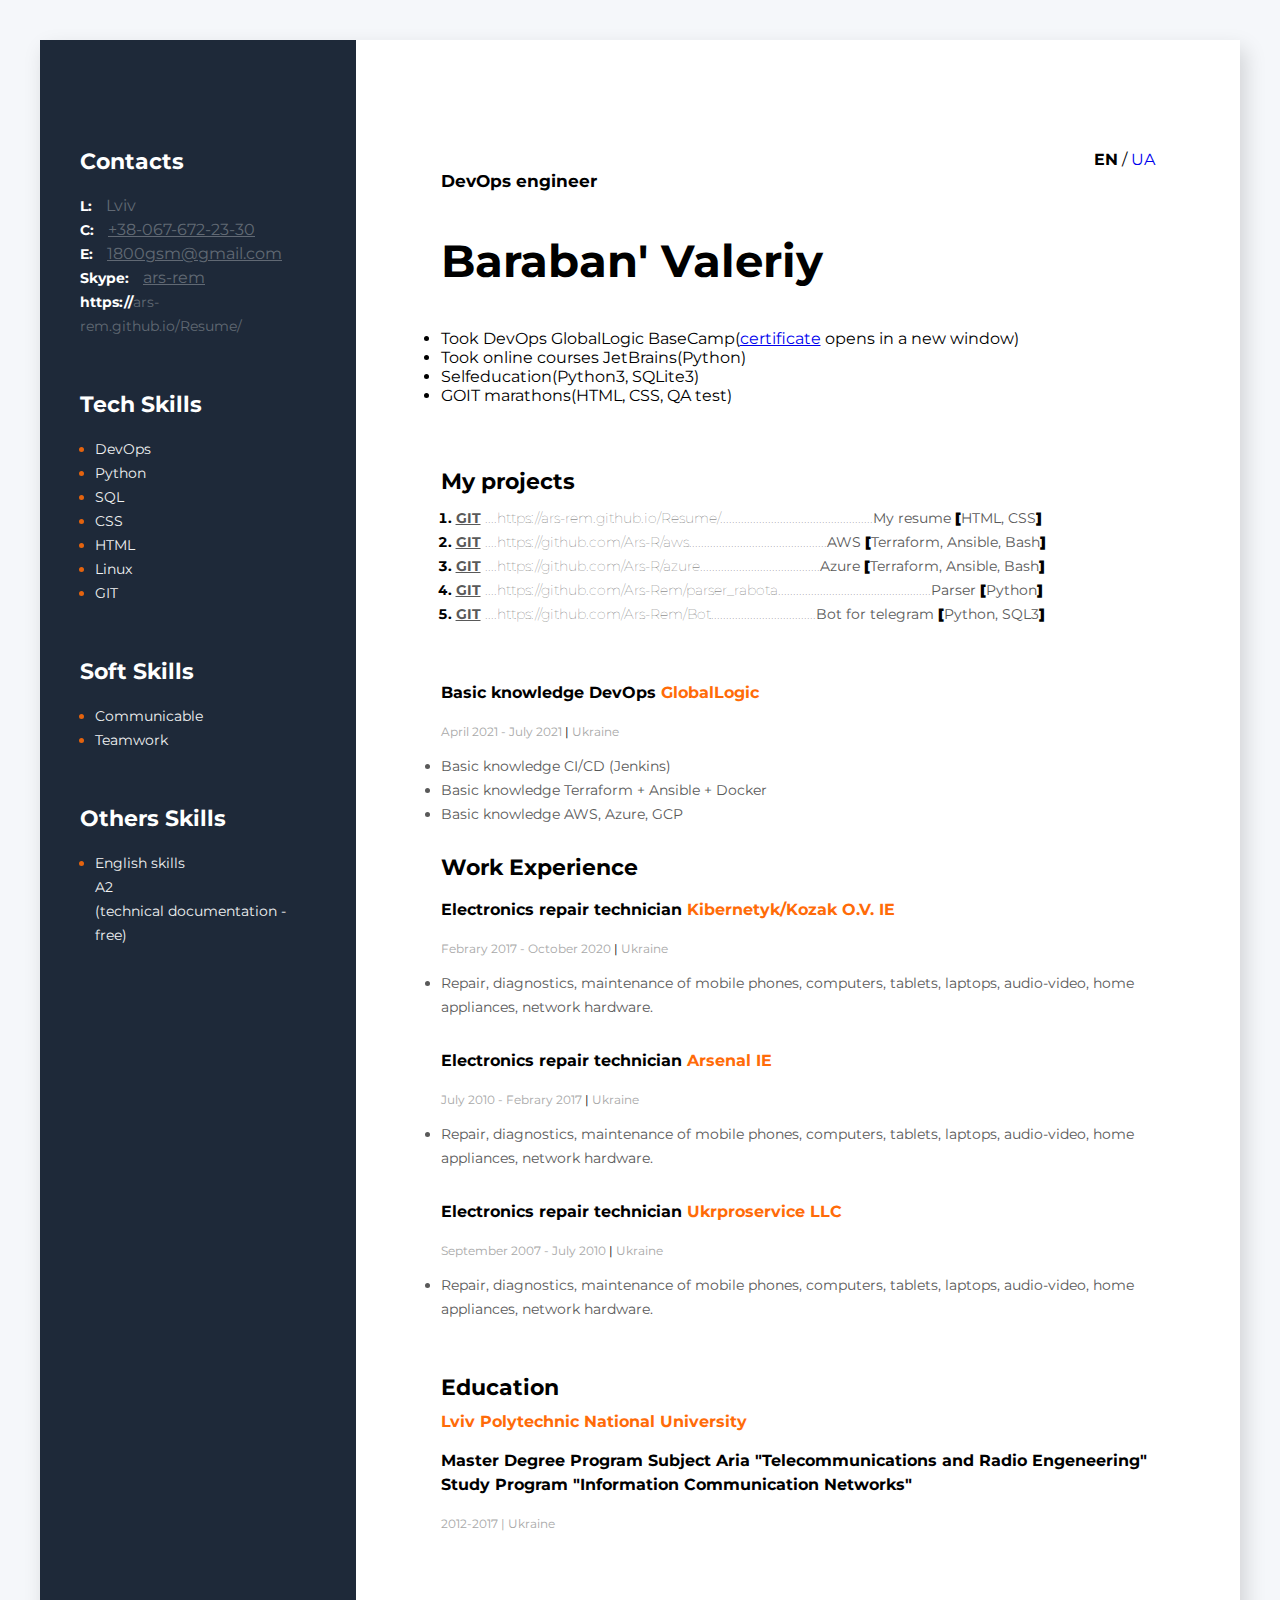
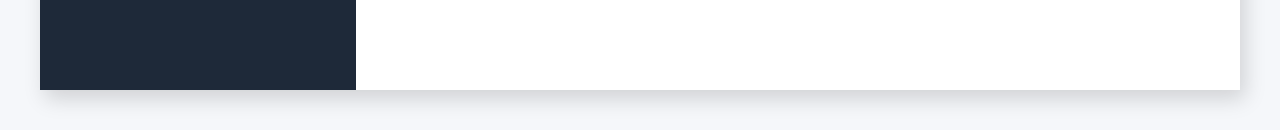
<file: index.html>
<!DOCTYPE html>
<html lang="en">
<head>
    <meta charset="UTF-8">
    <meta name="viewport" content="width=device-width, initial-scale=1.0">
    <title>Resume</title>
    <link rel="stylesheet" href="./css/style.css">
    <!--link href="https://fonts.googleapis.com/css2?family=Montserrat&display=swap" rel="stylesheet"-->
    <link href="https://fonts.googleapis.com/css?family=Montserrat:400,700&display=swap&subset=cyrillic" rel="stylesheet">
</head>
<body>
    <!--main container-->
    <div class="wrapper">
        <aside class="sidebar">
           <!--<img class="width-foto" src="./img/my_photo.jpg" alt="My photo">-->

        <div class="main-container">
           <div class="contacts-container">
               <!--contacts-->
               <h3 class="contacts">Contacts</h3>
               <div>
                <span class="contacts-link-type">L:</span> <a class="contacts-link">Lviv</a>
             </div>
               <div>
                   <span class="contacts-link-type">C:</span> <a class="contacts-link" href="tel:380676722330">+38-067-672-23-30</a>
                </div>
                
               <div>
                  <span class="contacts-link-type"> E:</span> <a class="contacts-link" href="mailto:1800gsm@gmail.com">1800gsm@gmail.com</a>
                </div>
                <div>
                    <span class="contacts-link-type"> Skype:</span> <a class="contacts-link" href="skype:[ars-rem]?call">ars-rem</a>
                  </div>
                <div>
                    <span class="contacts-link-type"> https://<a class="contacts-link">ars-rem.github.io/Resume/</a></span>
                </div>
                
                
                 
           </div>
        
           <!--Tech skills container-->
           <div class="tech-skills-container">
               <h3 class="tech-skills-title">Tech Skills</h3>
               <ul>
                    <li class="tech-skills-item">
                        <span class="tech-skills-text">DevOps</span>
                    </li>
                    <li class="tech-skills-item">
                        <span class="tech-skills-text">Python</span>
                    </li>
                    <li class="tech-skills-item">
                        <span class="tech-skills-text">SQL</span>
                    </li>
                    <li class="tech-skills-item">
                        <span class="tech-skills-text">CSS</span>
                    </li> 
                    <li class="tech-skills-item">
                        <span class="tech-skills-text">HTML</span>
                    </li>
                    
                    <li class="tech-skills-item">
                        <span class="tech-skills-text">Linux</span>
                    </li>
                    <li class="tech-skills-item">
                        <span class="tech-skills-text">GIT</span>
                    </li> 
                    
               </ul>
           </div>

           <!--Soft skills container-->
           <div class="soft-skills-container">
            <h3 class="soft-skills-title">Soft Skills</h3>
            <ul>
               
                 <li class="soft-skills-item">
                    <span class="soft-skill-text">Communicable</span>
                </li>  
                 <li class="soft-skills-item">
                    <span class="soft-skill-text">Teamwork</span>
                </li>
            </ul>
            </div>
            <!--Others skills-->
            <div class="soft-skills-container">
                <h3 class="soft-skills-title">Others Skills</h3>
                <ul>
                    <li class="soft-skills-item">
                         <span class="soft-skill-text">English skills<br>A2</br>(technical documentation - free)</span>
                    </li>

            </div>
        </div>
        </aside>
        
        

        <!--about me container-->
        <div class="about-me-container">
                <!-- lang-->
        <div class="lang">
            <p><b>EN</b> / <a class="UA" href=".\i_index.html"   id='ua'>UA</a></p>
        </div>
        
            <!--about me info-->
            <div class="info-container">
                
                <H3 class="professional">DevOps engineer</H3>
                <h1 class="name">Baraban' Valeriy</h1>
                <p class="description">
                    
                    <li>
                        Took DevOps GlobalLogic BaseCamp(<a  target="_blank" href ="img/DevOps_GL_BaseCamp12.jpg">certificate</a>
                        <span>opens in a new window</span>)
                    </li>
                    <li>
                        Took online courses JetBrains(Python)
                    </li>

                    <li>
                        Selfeducation(Python3, SQLite3)
                    </li>
                    
                    <li>
                        GOIT marathons(HTML, CSS, QA test)
                    </li>

                    
                </p>
            </div>

            <!-- projects container-->
            <div class="projects-container">
                <h3 class="about-me-title">My projects</h3>
                

                <ol>
                    <li class="project-item">
                        <a class="projects-link" href="https://ars-rem.github.io/Resume/">GIT</a>
                        <span class="dots">....https://ars-rem.github.io/Resume/...................................................<b>My resume</b></span>
                        <span><b>[</b><span class="tech-name">HTML, CSS</span><b>]</b></span>
                    </li>

                    <li class="project-item">
                        <a class="projects-link" href="https://github.com/Ars-R?tab=repositories">GIT</a>
                            <span class="dots">....https://github.com/Ars-R/aws..............................................<b>AWS</b></span>
                            <span><b>[</b><span class="tech-name">Terraform, Ansible, Bash</span><b>]</b></span>
                        </li> 

                    <li class="project-item">    
                        <a class="projects-link" href="https://github.com/Ars-R?tab=repositories">GIT</a>
                            <span class="dots">....https://github.com/Ars-R/azure........................................<b>Azure</b></span>
                            <span><b>[</b><span class="tech-name">Terraform, Ansible, Bash</span><b>]</b></span>
                        </li> 
                    

                    <li class="project-item">
                        <a class="projects-link" href="https://github.com/Ars-Rem/parser_rabota">GIT</a>
                            <span class="dots">....https://github.com/Ars-Rem/parser_rabota...................................................<b>Parser</b></span>
                            <span><b>[</b><span class="tech-name">Python</span><b>]</b></span>
                        </li> 
                
                    <li class="project-item">
                    <a class="projects-link" href="https://github.com/Ars-Rem/Bot">GIT</a>
                        <span class="dots">....https://github.com/Ars-Rem/Bot...................................<b>Bot for telegram</b></span>
                        <span><b>[</b><span class="tech-name">Python, SQL3</span><b>]</b></span>
                    </li> 
                </ol>
            </div>

            <!-- rel -->
            <div>
                <h4 class="profession-title">Basic knowledge DevOps<span class="profession-title-color"> GlobalLogic</span></h4>
                <span class="profession-time">April 2021 - July 2021 <span class="profession-time-color">|</span> Ukraine</span>
                <ul class="profession-duties">
                    <li class="profession-duties-item">
                        <!-- &#128505;-->
                      Basic knowledge CI/CD (Jenkins)
                    </li>
                    <li class="profession-duties-item">
                        Basic knowledge Terraform + Ansible + Docker
                    </li>
                    <li class="profession-duties-item">
                        Basic knowledge AWS, Azure, GCP
                    </li>
                    
                </ul>

            </div>

            <!--companuy 1-->
            <div>
                <h3 class="about-me-title">Work Experience</h3>
                <h4 class="profession-title">Electronics repair technician <span class="profession-title-color">Kibernetyk/Kozak O.V. IE</span></h4>
                <span class="profession-time">Febrary 2017 - October 2020 <span class="profession-time-color">|</span> Ukraine</span>
                <ul class="profession-duties">
                    <li class="profession-duties-item">Repair, diagnostics, maintenance of mobile phones, computers, tablets, laptops, audio-video, home appliances, network hardware.</li>
                    
                </ul>

            </div>
             
            <!--companuy 2-->
            <div>
                <h4 class="profession-title">Electronics repair technician <span class="profession-title-color">Arsenal IE</span></h4>
                <span class="profession-time">July 2010 - Febrary 2017 <span class="profession-time-color">|</span> Ukraine</span>
                <ul class="profession-duties">
                    <li class="profession-duties-item">Repair, diagnostics, maintenance of mobile phones, computers, tablets, laptops, audio-video, home appliances, network hardware.</li>
                </ul>
                
            </div>
            
            <!--companuy 3-->
            <div>
                <h4 class="profession-title">Electronics repair technician <span class="profession-title-color">Ukrproservice LLC</span></h4>
                <span class="profession-time">September 2007 - July 2010 <span class="profession-time-color">|</span> Ukraine</span>
                <ul class="profession-duties">
                    <li class="profession-duties-item">Repair, diagnostics, maintenance of mobile phones, computers, tablets, laptops, audio-video, home appliances, network hardware.</li>
                    
                </ul>

            </div>

            <!--Education-->
            <div class="education-title">
                <h3 class="about-me-title">Education</h3>
                <h4 class="profession-title-color">Lviv Polytechnic National University</h4>
                <h4 class="profession-title">Master Degree Program Subject Aria "Telecommunications and Radio Engeneering" Study Program "Information Communication Networks"</h4>
                <span class="profession-time">2012-2017 | Ukraine</span>
            </div>


            
        </div>
    </div>
</body>
</html>
</file>
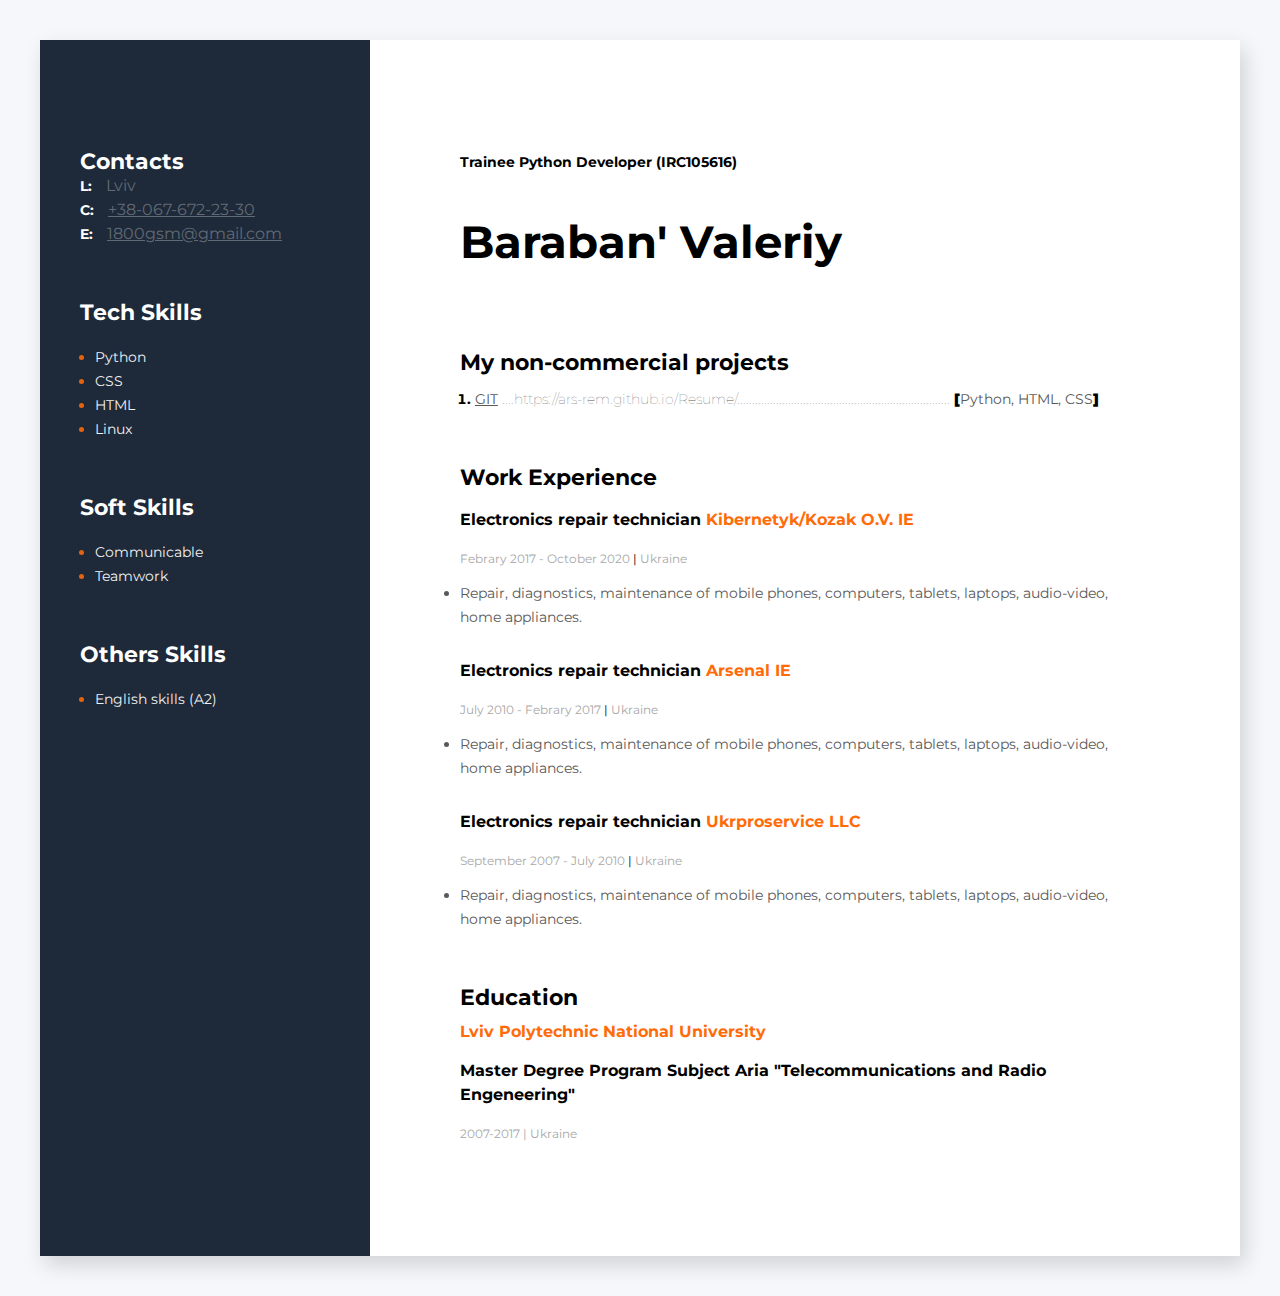
<file: Resume-master/index.html>
<!DOCTYPE html>
<html lang="en">
<head>
    <meta charset="UTF-8">
    <meta name="viewport" content="width=device-width, initial-scale=1.0">
    <title>Resume</title>
    <link rel="stylesheet" href="./css/style.css">
    <!--link href="https://fonts.googleapis.com/css2?family=Montserrat&display=swap" rel="stylesheet"-->
    <link href="https://fonts.googleapis.com/css?family=Montserrat:400,700&display=swap&subset=cyrillic" rel="stylesheet">
</head>
<body>
    <!--main container-->
    <div class="wrapper">
        <aside class="sidebar">
           <!--<img class="width-foto" src="./img/my_photo.jpg" alt="My photo"> --> 

        <div class="main-container">
           <div class="contacts-container">
               <!--contacts-->
               <h3 class="contacts">Contacts</h3>
               <div>
                <span class="contacts-link-type">L:</span> <a class="contacts-link">Lviv</a>
             </div>
               <div>
                   <span class="contacts-link-type">C:</span> <a class="contacts-link" href="tel:380676722330">+38-067-672-23-30</a>
                </div>
               <div>
                  <span class="contacts-link-type"> E:</span> <a class="contacts-link" href="mailto:1800gsm@gmail.com">1800gsm@gmail.com</a>
                </div>
                
                 
           </div>
        
           <!--Tech skills container-->
           <div class="tech-skills-container">
               <h3 class="tech-skills-title">Tech Skills</h3>
               <ul>
                    <li class="tech-skills-item">
                        <span class="tech-skills-text">Python</span>
                    </li>
                    <li class="tech-skills-item">
                        <span class="tech-skills-text">CSS</span>
                    </li> 
                    <li class="tech-skills-item">
                        <span class="tech-skills-text">HTML</span>
                    </li>
                    
                    <li class="tech-skills-item">
                        <span class="tech-skills-text">Linux</span>
                    </li>
                    
               </ul>
           </div>

           <!--Soft skills container-->
           <div class="soft-skills-container">
            <h3 class="soft-skills-title">Soft Skills</h3>
            <ul>
               
                 <li class="soft-skills-item">
                    <span class="soft-skill-text">Communicable</span>
                </li>  
                 <li class="soft-skills-item">
                    <span class="soft-skill-text">Teamwork</span>
                </li>
            </ul>
            </div>
            <!--Others skills-->
            <div class="soft-skills-container">
                <h3 class="soft-skills-title">Others Skills</h3>
                <ul>
                    <li class="soft-skills-item">
                         <span class="soft-skill-text">English skills (A2)</span>
                    </li>

            </div>
        </div>
        </aside>

        <!--about me container-->
        <div class="about-me-container">
            <!--about me info-->
            <div class="info-container">
                <h3 class="professional">Trainee Python Developer (IRC105616)</h3>
                <h1 class="name">Baraban' Valeriy</h1>
                <p class="description"> </p>
            </div>

            <!-- projects container-->
            <div class="projects-container">
                <h3 class="about-me-title">My non-commercial projects</h3>
                <ol>
                    <li class="project-item">
                        <a class="projects-link" href="https://ars-rem.github.io/Resume/">GIT</a>
                        <span class="dots">....https://ars-rem.github.io/Resume/.......................................................................</span>
                        <span><b>[</b><span class="tech-name">Python, HTML, CSS</span><b>]</b></span>
                    </li> 
                </ol>
            </div>

            <!--companuy 1-->
            <div>
                <h3 class="about-me-title">Work Experience</h3>
                <h4 class="profession-title">Electronics repair technician <span class="profession-title-color">Kibernetyk/Kozak O.V. IE</span></h4>
                <span class="profession-time">Febrary 2017 - October 2020 <span class="profession-time-color">|</span> Ukraine</span>
                <ul class="profession-duties">
                    <li class="profession-duties-item">Repair, diagnostics, maintenance of mobile phones, computers, tablets, laptops, audio-video, home appliances.</li>
                    
                </ul>

            </div>
             
            <!--companuy 2-->
            <div>
                <h4 class="profession-title">Electronics repair technician <span class="profession-title-color">Arsenal IE</span></h4>
                <span class="profession-time">July 2010 - Febrary 2017 <span class="profession-time-color">|</span> Ukraine</span>
                <ul class="profession-duties">
                    <li class="profession-duties-item">Repair, diagnostics, maintenance of mobile phones, computers, tablets, laptops, audio-video, home appliances.</li>
                    
                </ul>
                
            </div>
            
            <!--companuy 3-->
            <div>
                <h4 class="profession-title">Electronics repair technician <span class="profession-title-color">Ukrproservice LLC</span></h4>
                <span class="profession-time">September 2007 - July 2010 <span class="profession-time-color">|</span> Ukraine</span>
                <ul class="profession-duties">
                    <li class="profession-duties-item">Repair, diagnostics, maintenance of mobile phones, computers, tablets, laptops, audio-video, home appliances.</li>
                    
                </ul>

            </div>

            <!--Education-->
            <div class="education-title">
                <h3 class="about-me-title">Education</h3>
                <h4 class="profession-title-color">Lviv Polytechnic National University</h4>
                <h4 class="profession-title">Master Degree Program Subject Aria "Telecommunications and Radio Engeneering"</h4>
                <span class="profession-time">2007-2017 | Ukraine</span>
            </div>

        </div>
    </div>
</body>
</html>
</file>
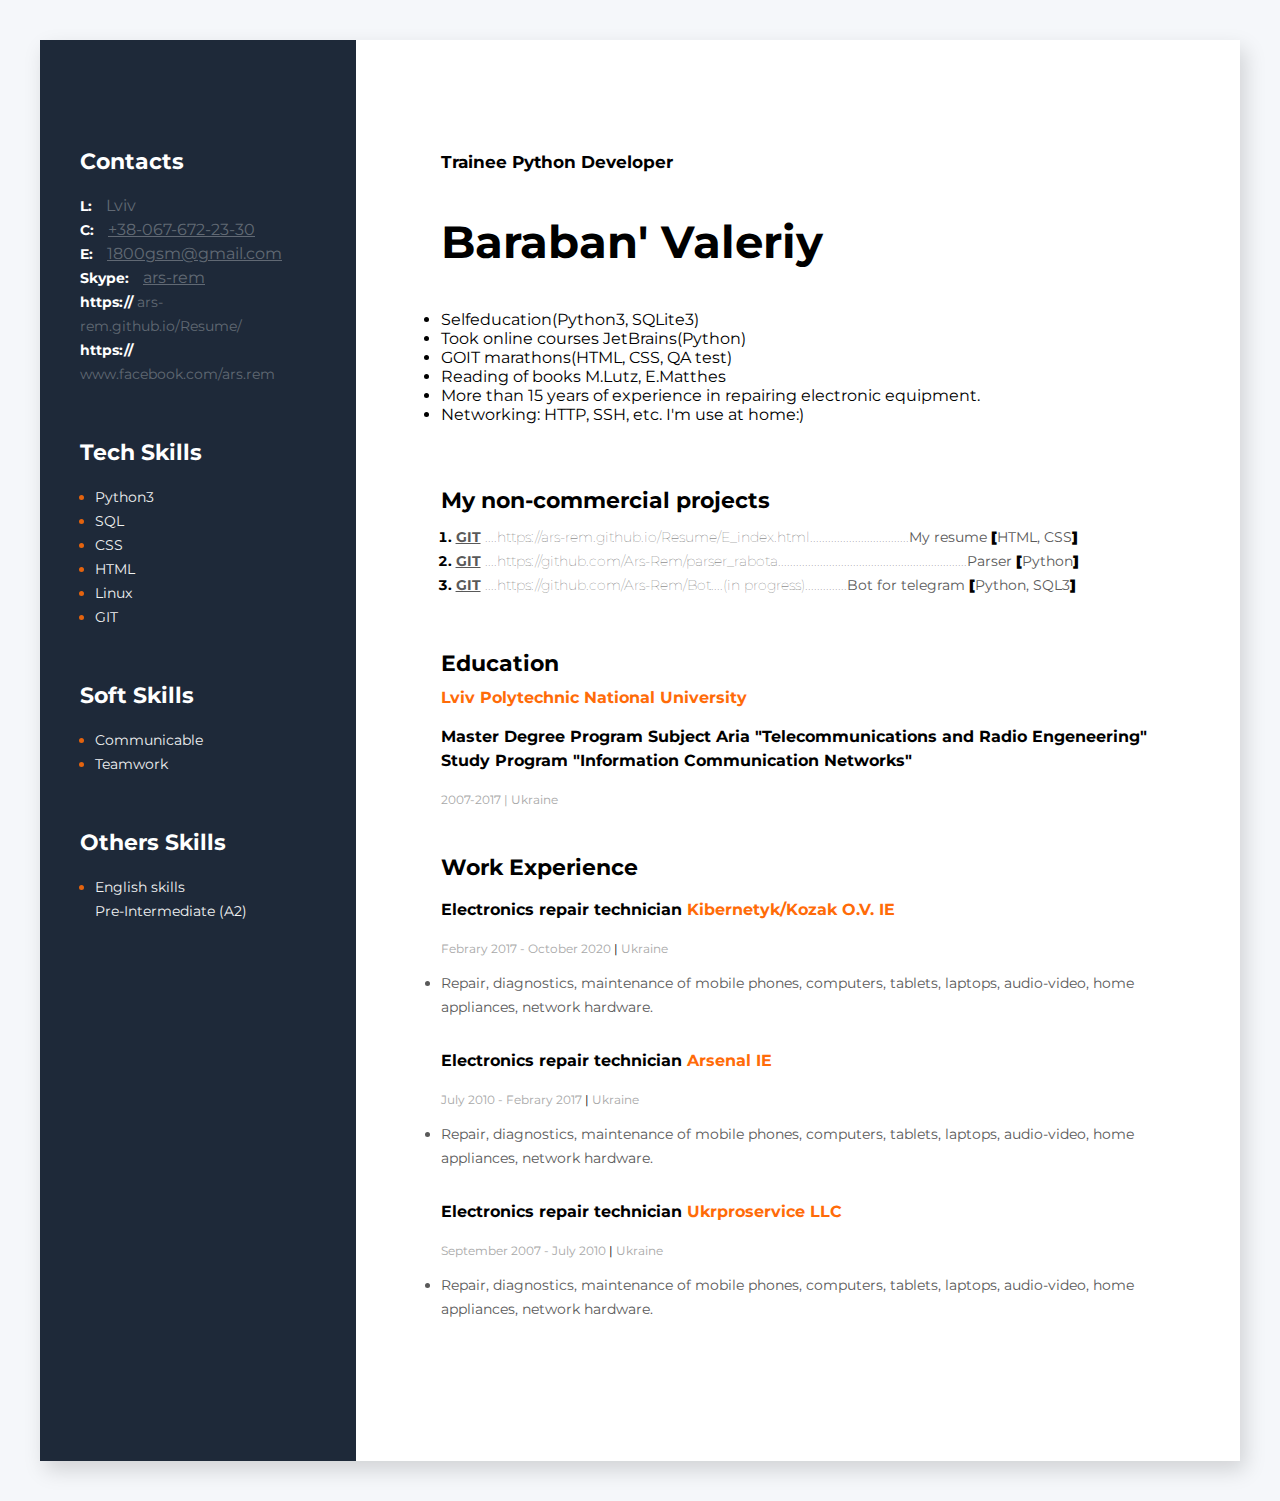
<file: E_index.html>
<!DOCTYPE html>
<html lang="en">
<head>
    <meta charset="UTF-8">
    <meta name="viewport" content="width=device-width, initial-scale=1.0">
    <title>Resume</title>
    <link rel="stylesheet" href="./css/style.css">
    <!--link href="https://fonts.googleapis.com/css2?family=Montserrat&display=swap" rel="stylesheet"-->
    <link href="https://fonts.googleapis.com/css?family=Montserrat:400,700&display=swap&subset=cyrillic" rel="stylesheet">
</head>
<body>
    <!--main container-->
    <div class="wrapper">
        <aside class="sidebar">
           <!--<img class="width-foto" src="./img/my_photo.jpg" alt="My photo">-->

        <div class="main-container">
           <div class="contacts-container">
               <!--contacts-->
               <h3 class="contacts">Contacts</h3>
               <div>
                <span class="contacts-link-type">L:</span> <a class="contacts-link">Lviv</a>
             </div>
               <div>
                   <span class="contacts-link-type">C:</span> <a class="contacts-link" href="tel:380676722330">+38-067-672-23-30</a>
                </div>
                
               <div>
                  <span class="contacts-link-type"> E:</span> <a class="contacts-link" href="mailto:1800gsm@gmail.com">1800gsm@gmail.com</a>
                </div>
                <div>
                    <span class="contacts-link-type"> Skype:</span> <a class="contacts-link" href="skype:[ars-rem]?call">ars-rem</a>
                  </div>
                <div>
                    <span class="contacts-link-type"> https://<a class="contacts-link"> ars-rem.github.io/Resume/</a></span>
                </div>
                <div>
                    <span class="contacts-link-type"> https://<a class="contacts-link"> www.facebook.com/ars.rem</a></span>
                </div>
                
                
                 
           </div>
        
           <!--Tech skills container-->
           <div class="tech-skills-container">
               <h3 class="tech-skills-title">Tech Skills</h3>
               <ul>
                    <li class="tech-skills-item">
                        <span class="tech-skills-text">Python3</span>
                    </li>
                    <li class="tech-skills-item">
                        <span class="tech-skills-text">SQL</span>
                    </li>
                    <li class="tech-skills-item">
                        <span class="tech-skills-text">CSS</span>
                    </li> 
                    <li class="tech-skills-item">
                        <span class="tech-skills-text">HTML</span>
                    </li>
                    
                    <li class="tech-skills-item">
                        <span class="tech-skills-text">Linux</span>
                    </li>
                    <li class="tech-skills-item">
                        <span class="tech-skills-text">GIT</span>
                    </li> 
                    
               </ul>
           </div>

           <!--Soft skills container-->
           <div class="soft-skills-container">
            <h3 class="soft-skills-title">Soft Skills</h3>
            <ul>
               
                 <li class="soft-skills-item">
                    <span class="soft-skill-text">Communicable</span>
                </li>  
                 <li class="soft-skills-item">
                    <span class="soft-skill-text">Teamwork</span>
                </li>
            </ul>
            </div>
            <!--Others skills-->
            <div class="soft-skills-container">
                <h3 class="soft-skills-title">Others Skills</h3>
                <ul>
                    <li class="soft-skills-item">
                         <span class="soft-skill-text">English skills<br>Pre-Intermediate (A2)</br></span>
                    </li>

            </div>
        </div>
        </aside>
        
        

        <!--about me container-->
        <div class="about-me-container">
                <!-- lang-->
       <!-- <div class="lang">
            <p><b>EN</b> / <a class="UA" href=".\index.html"   id='ua'>UA</a></p>
        </div> -->
        
            <!--about me info-->
            <div class="info-container">
                <h3 class="professional">Trainee Python Developer</h3>
                <!--<h3 class="professional">System Administrator</h3>-->
                <!--<h3 class="professional">Trainee Python Developer (IRC105616)</h3> -->
                <h1 class="name">Baraban' Valeriy</h1>
                <p class="description">
                    
                    <li>
                        Selfeducation(Python3, SQLite3)</p>
                    </li>
                    <li>
                        Took online courses JetBrains(Python)
                    </li>
                    <li>
                        GOIT marathons(HTML, CSS, QA test)
                    </li>
                    <li>
                        Reading of books M.Lutz, E.Matthes
                    </li>
                    <li>
                        More than 15 years of experience in repairing electronic equipment.
                    </li>
                    <li>
                        Networking: HTTP, SSH, etc. I'm use at home:)
                    </li>
                    
                </p>
            </div>

            <!-- projects container-->
            <div class="projects-container">
                <h3 class="about-me-title">My non-commercial projects</h3>
                

                <ol>
                    <li class="project-item">
                        <a class="projects-link" href="https://ars-rem.github.io/Resume/">GIT</a>
                        <span class="dots">....https://ars-rem.github.io/Resume/E_index.html.................................<b>My resume</b></span>
                        <span><b>[</b><span class="tech-name">HTML, CSS</span><b>]</b></span>
                    </li>

                    <li class="project-item">
                        <a class="projects-link" href="https://github.com/Ars-Rem/parser_rabota">GIT</a>
                            <span class="dots">....https://github.com/Ars-Rem/parser_rabota...............................................................<b>Parser</b></span>
                            <span><b>[</b><span class="tech-name">Python</span><b>]</b></span>
                        </li> 
                
                    <li class="project-item">
                    <a class="projects-link" href="https://github.com/Ars-Rem/Bot">GIT</a>
                        <span class="dots">....https://github.com/Ars-Rem/Bot....(in progress)..............<b>Bot for telegram</b></span>
                        <span><b>[</b><span class="tech-name">Python, SQL3</span><b>]</b></span>
                    </li> 
                </ol>
            </div>
            <!--Education-->
            <div class="education-title">
                <h3 class="about-me-title">Education</h3>
                <h4 class="profession-title-color">Lviv Polytechnic National University</h4>
                <h4 class="profession-title">Master Degree Program Subject Aria "Telecommunications and Radio Engeneering" Study Program "Information Communication Networks"</h4>
                <span class="profession-time">2007-2017 | Ukraine</span>
            </div>


            <!--companuy 1-->
            <div>
                <h3 class="about-me-title">Work Experience</h3>
                <h4 class="profession-title">Electronics repair technician <span class="profession-title-color">Kibernetyk/Kozak O.V. IE</span></h4>
                <span class="profession-time">Febrary 2017 - October 2020 <span class="profession-time-color">|</span> Ukraine</span>
                <ul class="profession-duties">
                    <li class="profession-duties-item">Repair, diagnostics, maintenance of mobile phones, computers, tablets, laptops, audio-video, home appliances, network hardware.</li>
                    
                </ul>

            </div>
             
            <!--companuy 2-->
            <div>
                <h4 class="profession-title">Electronics repair technician <span class="profession-title-color">Arsenal IE</span></h4>
                <span class="profession-time">July 2010 - Febrary 2017 <span class="profession-time-color">|</span> Ukraine</span>
                <ul class="profession-duties">
                    <li class="profession-duties-item">Repair, diagnostics, maintenance of mobile phones, computers, tablets, laptops, audio-video, home appliances, network hardware.</li>
                </ul>
                
            </div>
            
            <!--companuy 3-->
            <div>
                <h4 class="profession-title">Electronics repair technician <span class="profession-title-color">Ukrproservice LLC</span></h4>
                <span class="profession-time">September 2007 - July 2010 <span class="profession-time-color">|</span> Ukraine</span>
                <ul class="profession-duties">
                    <li class="profession-duties-item">Repair, diagnostics, maintenance of mobile phones, computers, tablets, laptops, audio-video, home appliances, network hardware.</li>
                    
                </ul>

            </div>

            
        </div>
    </div>
</body>
</html>
</file>
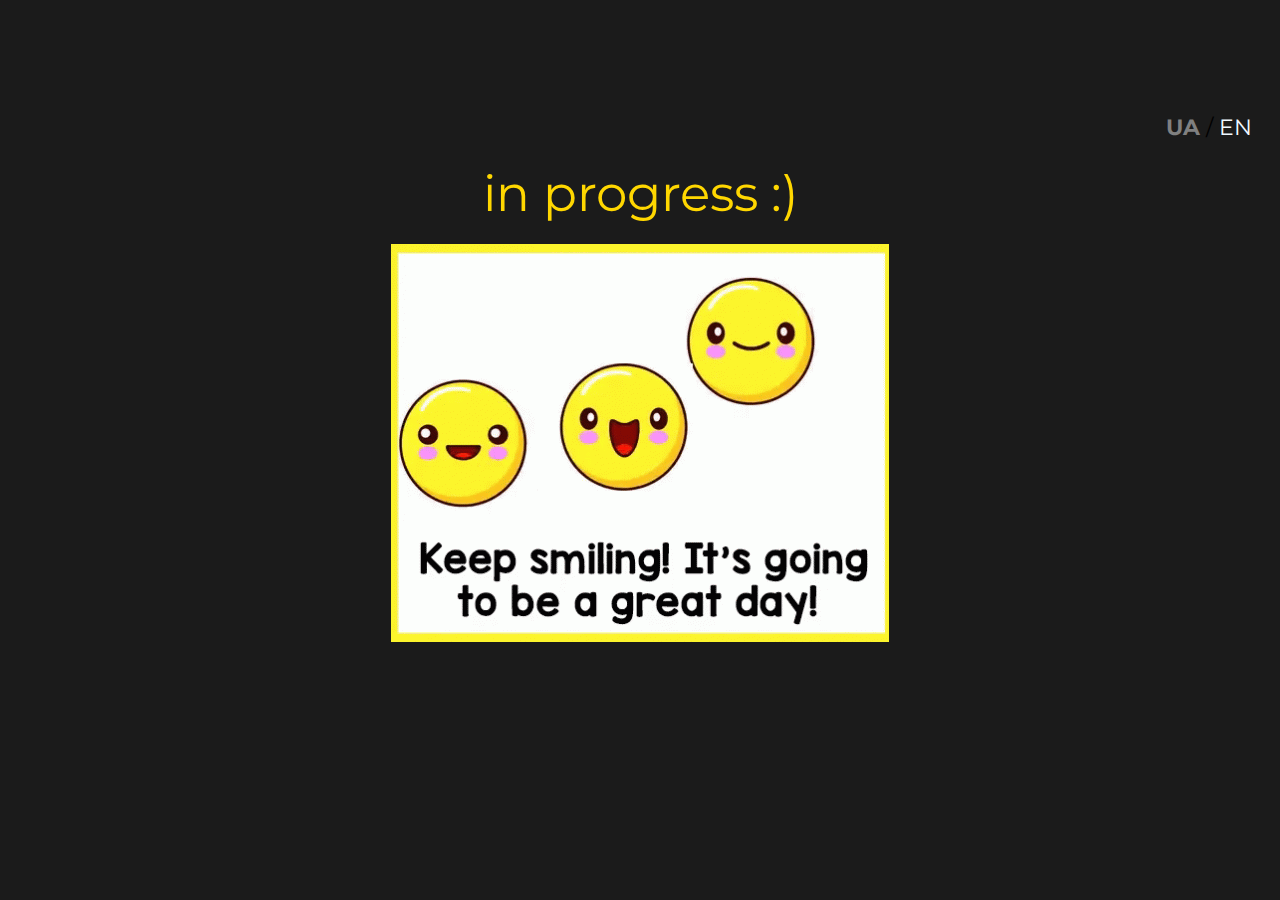
<file: i_index.html>
<!DOCTYPE html>
<html lang="en">
<head>
    <meta charset="UTF-8">
    <meta name="viewport" content="width=device-width, initial-scale=1.0">
    <title>Resume</title>
    <link rel="stylesheet" href="./css/style_for_i.css">
    <!--link href="https://fonts.googleapis.com/css2?family=Montserrat&display=swap" rel="stylesheet"-->
    <link href="https://fonts.googleapis.com/css?family=Montserrat:400,700&display=swap&subset=cyrillic" rel="stylesheet">
</head>
<body bgcolor="red">
     
    <!-- lang-->
    <div class="lang">
        <p><b class="UA">UA</b> / <a class="EN" href=".\index.html" id='en'>EN</a></p>
    </div>
    <center>
        <font color=gold>in progress :)</font><br>
        <img class="image" src="./img/tenor.gif">
    </center>
</body>
</html>
</file>
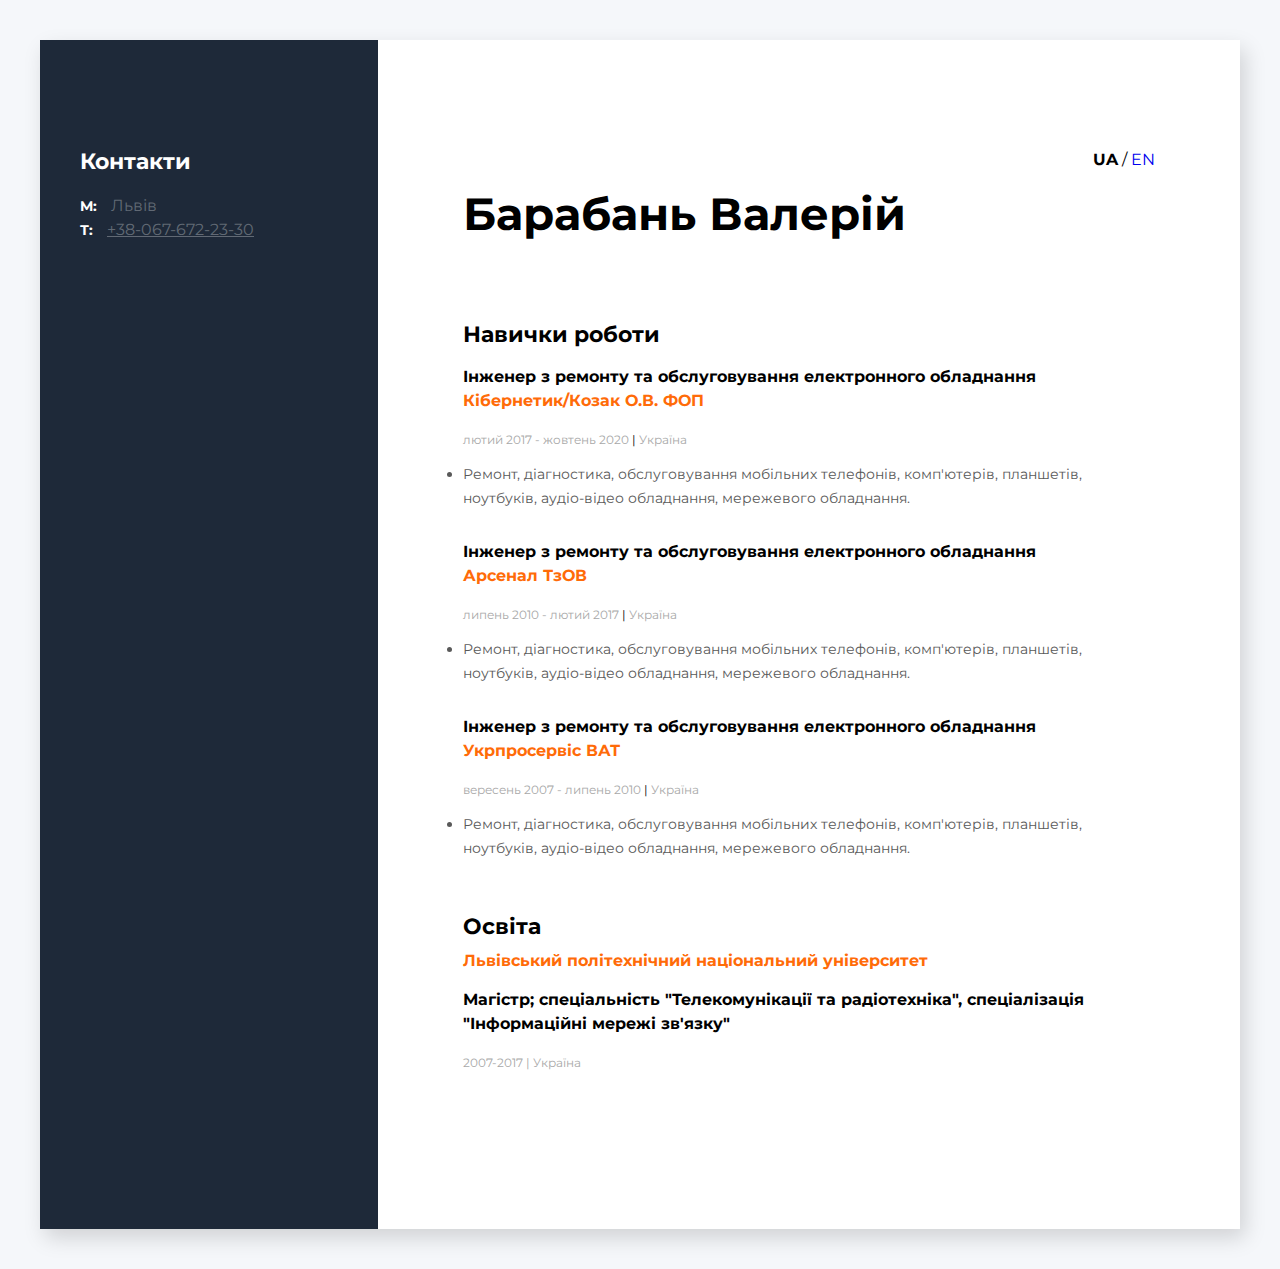
<file: U_index.html>
<!DOCTYPE html>
<html lang="ua">
<head>
    
    <meta charset="UTF-8">
    <meta name="viewport" content="width=device-width, initial-scale=1.0">
    <title>Resume</title>
    <link rel="stylesheet" href="./css/style.css">
    <!--link href="https://fonts.googleapis.com/css2?family=Montserrat&display=swap" rel="stylesheet"-->
    <link href="https://fonts.googleapis.com/css?family=Montserrat:400,700&display=swap&subset=cyrillic" rel="stylesheet">
    
</head>
<body>
    <!--main container-->
    <div class="wrapper">
        <aside class="sidebar">
           <!--<img class="width-foto" src="./img/my_photo.jpg" alt="My photo">-->

        <div class="main-container">
           <div class="contacts-container">
               <!--contacts-->
               <h3 class="contacts">Контакти</h3>
               <div>
                <span class="contacts-link-type">M:</span> <a class="contacts-link">Львів</a>
             </div>
                <div>
                   <span class="contacts-link-type">Т:</span> <a class="contacts-link" href="tel:380676722330">+38-067-672-23-30</a>
                </div>
                <!--
                <div>
                  <span class="contacts-link-type"> E:</span> <a class="contacts-link" href="mailto:1800gsm@gmail.com">1800gsm@gmail.com</a>
                </div>
                <div>
                    <span class="contacts-link-type"> Skype:</span> <a class="contacts-link" href="skype:[ars-rem]?call">ars-rem</a>
                </div>
                <div>
                    <span class="contacts-link-type"> https://<a class="contacts-link"> ars-rem.github.io/Resume/</a></span>
                </div>
              -->
                 
           </div>
        
           <!--Tech skills container-->
           <!--
           <div class="tech-skills-container">
               <h3 class="tech-skills-title">Технічні навички</h3>
               <ul>
                    <li class="tech-skills-item">
                        <span class="tech-skills-text">Python</span>
                    </li>
                    <li class="tech-skills-item">
                        <span class="tech-skills-text">SQL</span>
                    </li>
                    <li class="tech-skills-item">
                        <span class="tech-skills-text">CSS</span>
                    </li> 
                    <li class="tech-skills-item">
                        <span class="tech-skills-text">HTML</span>
                    </li>
                    
                    <li class="tech-skills-item">
                        <span class="tech-skills-text">Linux</span>
                    </li>
                    <li class="tech-skills-item">
                        <span class="tech-skills-text">GIT</span>
                    </li> 
                    
               </ul>
           </div>
           -->

         
               <!--Soft skills container-->
        <!--   <div class="soft-skills-container">
            <h3 class="soft-skills-title">Soft Skills</h3>
            <ul>
               
                 <li class="soft-skills-item">
                    <span class="soft-skill-text">Communicable</span>
                </li>  
                 <li class="soft-skills-item">
                    <span class="soft-skill-text">Teamwork</span>
                </li>
            </ul>
            </div> -->
            <!--Others skills-->
            <!--<div class="soft-skills-container">
                <h3 class="soft-skills-title">Інше</h3>
                <ul>
                    <li class="soft-skills-item">
                         <span class="soft-skill-text">English<br>A2+</br></span>
                    </li>

            </div> -->
        </div>
        </aside>

        <!--about me container-->
        <div class="about-me-container">
            <!-- lang-->
        <div class="lang">
            <p><b>UA</b> / <a class="EN" href=".\index.html"   id='en'>EN</a></p>
        </div>
            <!--about me info-->
            <div class="info-container">
                <!--<h4 class="professional">Telecom DevOps BaseCamp IRC114043</h4>-->
                <!--<h3 class="professional">Trainee Python Developer (IRC105616)</h3> -->
                <!--<H3 class="professional">Junior Manual QA Back-End Engineer</H3> -->

                <h1 class="name">Барабань Валерій</h1>
                <p class="description">
                    
                 <!--   
                    <li>
                        Проходження курсів JetBrains(Python)
                    </li>
                    <li>
                        Самостійне вивчення(Python3, SQLite3)</p>
                    </li>
                    <li>
                        Базові знання ООП</p>
                    </li>
                    <li>
                        Проходження марафонів GOIT(HTML, CSS, QA test)
                    </li>
                    <li>
                        Література: M.Lutz, E.Matthes
                    </li>
                    <li>-->
                       <!-- Більше 15 років досвід роботи в сервісних центрах.  , <br>&nbsp;&nbsp;&nbsp;&nbsp;
                        де виконував операції з ремонту обладнання та технічну підтримку користувачів.
                    </li> -->
                </p>
            </div>

            <!-- projects container-->
            <!--
            <div class="projects-container">
                <h3 class="about-me-title">Мої проекти</h3>
                <ol>
                    <li class="project-item">
                        <a class="projects-link" href="https://ars-rem.github.io/Resume/">GIT</a>
                        <span class="dots">....https://ars-rem.github.io/Resume/U_index.html.............................<b>My resume</b></span>
                        <span><b>[</b><span class="tech-name">HTML, CSS</span><b>]</b></span>
                    </li>

                    <li class="project-item">
                        <a class="projects-link" href="https://github.com/Ars-Rem/parser_rabota">GIT</a>
                            <span class="dots">....https://github.com/Ars-Rem/parser_rabota............................................................<b>Parser</b></span>
                            <span><b>[</b><span class="tech-name">Python</span><b>]</b></span>
                        </li> 
                
                    <li class="project-item">
                    <a class="projects-link" href="https://github.com/Ars-Rem/Bot">GIT</a>
                        <span class="dots">....https://github.com/Ars-Rem/Bot....(in progress)...........<b>Bot for telegram</b></span>
                        <span><b>[</b><span class="tech-name">Python, SQL3</span><b>]</b></span>
                    </li> 
                </ol>
            </div> -->
            


            <!--companuy 1-->
            <div>
                <h3 class="about-me-title">Навички роботи</h3>
                <h4 class="profession-title">Інженер з ремонту та обслуговування електронного обладнання <span class="profession-title-color"><br>Кібернетик/Козак О.В. ФОП</span></h4>
                <span class="profession-time">лютий 2017 - жовтень 2020 <span class="profession-time-color">|</span> Україна</span>
                <ul class="profession-duties">
                    <li class="profession-duties-item">Ремонт, діагностика, обслуговування мобільних телефонів, комп'ютерів, планшетів, ноутбуків, аудіо-відео обладнання, мережевого обладнання.</li>
                    
                </ul>

            </div>
             
            <!--companuy 2-->
            <div>
                <h4 class="profession-title">Інженер з ремонту та обслуговування електронного обладнання <span class="profession-title-color"><br>Арсенал ТзОВ</span></h4>
                <span class="profession-time">липень 2010 - лютий 2017 <span class="profession-time-color">|</span> Україна</span>
                <ul class="profession-duties">
                    <li class="profession-duties-item">Ремонт, діагностика, обслуговування мобільних телефонів, комп'ютерів, планшетів, ноутбуків, аудіо-відео обладнання, мережевого обладнання.</li>
                </ul>
                
            </div>
            
            <!--companuy 3-->
            <div>
                <h4 class="profession-title">Інженер з ремонту та обслуговування електронного обладнання <span class="profession-title-color"><br>Укрпросервіс ВАТ</span></h4>
                <span class="profession-time">вересень 2007 - липень 2010 <span class="profession-time-color">|</span> Україна</span>
                <ul class="profession-duties">
                    <li class="profession-duties-item">Ремонт, діагностика, обслуговування мобільних телефонів, комп'ютерів, планшетів, ноутбуків, аудіо-відео обладнання, мережевого обладнання.</li>
                    
                </ul>

            </div>

            <!--Education-->
            <div class="education-title">
                <h3 class="about-me-title">Освіта</h3>
                <h4 class="profession-title-color">Львівський політехнічний національний університет</h4>
                <h4 class="profession-title">Магістр; спеціальність "Телекомунікації та радіотехніка",  спеціалізація "Інформаційні мережі зв'язку"</h4>
                <span class="profession-time">2007-2017 | Україна</span>
            </div>

            
        </div>
    </div>
</body>
</html>
</file>
<file: css/style.css>
* {
    padding: 0px;
    margin: 0px;
    box-sizing: border-box;
}



body {
    background: #f5f7fa;
    padding-left: 20px;
    padding-right: 20px;
    padding-top: 40px;
    padding-bottom: 40px;
    font-family: Montserrat;
}

.wrapper {
    background: #ffffff;
    display: flex;
    max-width: 1200px;
    margin: 0 auto;
    box-shadow: 5px 9px 20px rgba(0, 0, 0, 0.15);
}

.sidebar {
    background: #1e2939;
    width: 522px;
    padding-top: 40px;
    padding-bottom: 40px;
    color: #ffffff;

}

.width-foto {
    width: 370px;
}

.about-me-container {
    padding-left: 85px;
    padding-right: 85px;
    padding-top: 110px;
    padding-bottom: 110px;
}

.contacts-container {
    margin-left: 40px;
    margin-right: 40px;
    margin-top: 70px;

}
.contacts {
    font-size: 22px;
    font-weight: 700;
    line-height: 24px;
    color: #ffffff;
    margin-top: 20px;
    margin-bottom: 20px;

}

.contacts-link {
    size: 14px;
    font-weight: 400;
    line-height: 24px;
    color: #616974;
    

}

.contacts-link-type {
    font-size: 14px;
    font-weight: 700;
    line-height: 24px;
    margin-right: 10px;
}

.tech-skills-title {
    font-size: 22px;
    font-weight: 700;
    line-height: 24px;
    margin-bottom: 20px;
}

.tech-skills-container {
    margin-left: 40px;
    margin-right: 40px;
    margin-top: 55px;
}

.tech-skills-item {
    font-size: 14px;
    font-weight: 400;
    line-height: 24px;
    color: #e4630e;
    margin-left: 15px;
}
.tech-skills-text {
    color: #f0f1f2;

}

.soft-skills-container {
    margin-left: 40px;
    margin-right: 40px;
    margin-top: 55px;
}

.soft-skills-title {
    font-size: 22px;
    font-weight: 700;
    line-height: 24px;
    margin-bottom: 20px;
}

.soft-skills-item {
    font-size: 14px;
    font-weight: 400;
    line-height: 24px;
    color: #e4630e;
    margin-left: 15px;
}

.soft-skill-text {
    color: #f0f1f2;
}

/* body*/
.lang {
    text-align: right;
    text-decoration: none;
}

.EN {
    text-decoration: none;
}

.UA {
    text-decoration: none;
}

.professional {
    font-size: 17px;
    font-weight: 700;
    line-height: 24px;
    margin-bottom: 23px;
}

.name {
    font-size: 45px;
    font-weight: 700;
    line-height: 89px;
    margin-bottom: 23px;
}   

.description {
    font-size: 14px;
    font-weight: 400;
    line-height: 24px;
    margin-top: 24px;
    
}

.info-container {
    margin-bottom: 65px;
}

.about-me-title {
    font-size: 22px;
    font-weight: 700;
    line-height: 24px;
    margin-bottom: 12px;
}

.projects-link {
    color: #595959;
    font-size: 14px;
    font-weight: bold;
    line-height: 24px;
}

.tech-name {
    font-size: 14px;
    font-weight: 400;
    line-height: 24px;
    color: #595959;
}

.dots {
    color: #595959;
    font-weight: 100;
}

.project-item {
    font-size: 14px;
    font-weight: 700;
    line-height: 24px;
    color: #000000;
    margin-left: 15px;
}

.projects-container {
    margin-bottom: 55px;

}

.profession-title{
    font-size: 16px;
    font-weight: 700;
    line-height: 24px;
    margin-top: 18px;
    margin-bottom: 15px;

}

.profession-title-color {
    color: #ff6b08;
}

.profession-time {
    color: #a8a8a8;
    font-size: 12px;
    font-weight: 400;
    line-height: 24px;
    
}

.education-title {
    margin-top: 55px;
    margin-bottom: 44px;
}
.profession-time-color {
    color: #000000;
}

.profession-duties {
    margin-top: 10px;
    margin-bottom: 30px;
}

.profession-duties-item {
    color: #595959;
    font-size: 14px;
    font-weight: 400;
    line-height: 24px;
    
}
</file>
<file: Resume-master/css/style.css>
* {
    padding: 0px;
    margin: 0px;
    box-sizing: border-box;
}



body {
    background: #f5f7fa;
    padding-left: 20px;
    padding-right: 20px;
    padding-top: 40px;
    padding-bottom: 40px;
    font-family: Montserrat;
}

.wrapper {
    background: #ffffff;
    display: flex;
    max-width: 1200px;
    margin: 0 auto;
    box-shadow: 5px 9px 20px rgba(0, 0, 0, 0.15);
}

.sidebar {
    background: #1e2939;
    width: 370px;
    padding-top: 40px;
    padding-bottom: 40px;
    color: #ffffff;

}

.width-foto {
    width: 370px;
}

.about-me-container {
    padding-left: 90px;
    padding-right: 90px;
    padding-top: 110px;
    padding-bottom: 110px;
}

.contacts-container {
    margin-left: 40px;
    margin-right: 40px;
    margin-top: 70px;

}
.contacts {
    font-size: 22px;
    font-weight: 700;
    line-height: 24px;
    color: #ffffff;
    margin-top: 20px;

}

.contacts-link {
    size: 14px;
    font-weight: 400;
    line-height: 24px;
    color: #616974;
    

}

.contacts-link-type {
    font-size: 14px;
    font-weight: 700;
    line-height: 24px;
    margin-right: 10px;
}

.tech-skills-title {
    font-size: 22px;
    font-weight: 700;
    line-height: 24px;
    margin-bottom: 20px;
}

.tech-skills-container {
    margin-left: 40px;
    margin-right: 40px;
    margin-top: 55px;
}

.tech-skills-item {
    font-size: 14px;
    font-weight: 400;
    line-height: 24px;
    color: #e4630e;
    margin-left: 15px;
}
.tech-skills-text {
    color: #f0f1f2;

}

.soft-skills-container {
    margin-left: 40px;
    margin-right: 40px;
    margin-top: 55px;
}

.soft-skills-title {
    font-size: 22px;
    font-weight: 700;
    line-height: 24px;
    margin-bottom: 20px;
}

.soft-skills-item {
    font-size: 14px;
    font-weight: 400;
    line-height: 24px;
    color: #e4630e;
    margin-left: 15px;
}

.soft-skill-text {
    color: #f0f1f2;
}

.professional {
    font-size: 14px;
    font-weight: 700;
    line-height: 24px;
    margin-bottom: 23px;
}

.name {
    font-size: 45px;
    font-weight: 700;
    line-height: 89px;
    margin-bottom: 23px;
}   

.description {
    font-size: 14px;
    font-weight: 400;
    line-height: 24px;
    margin-top: 24px;
    
}

.info-container {
    margin-bottom: 65px;
}

.about-me-title {
    font-size: 22px;
    font-weight: 700;
    line-height: 24px;
    margin-bottom: 12px;
}

.projects-link {
    color: #595959;
    font-size: 14px;
    font-weight: 400;
    line-height: 24px;
}

.tech-name {
    font-size: 14px;
    font-weight: 400;
    line-height: 24px;
    color: #595959;
}

.dots {
    color: #595959;
    font-weight: 100;
}

.project-item {
    font-size: 14px;
    font-weight: 700;
    line-height: 24px;
    color: #000000;
    margin-left: 15px;
}

.projects-container {
    margin-bottom: 55px;

}

.profession-title{
    font-size: 16px;
    font-weight: 700;
    line-height: 24px;
    margin-top: 18px;
    margin-bottom: 15px;

}

.profession-title-color {
    color: #ff6b08;
}

.profession-time {
    color: #a8a8a8;
    font-size: 12px;
    font-weight: 400;
    line-height: 24px;
    
}

.education-title {
    margin-top: 55px;
}
.profession-time-color {
    color: #000000;
}

.profession-duties {
    margin-top: 10px;
    margin-bottom: 30px;
}

.profession-duties-item {
    color: #595959;
    font-size: 14px;
    font-weight: 400;
    line-height: 24px;
    
}
</file>
<file: css/style_for_i.css>
body {
    background: #1b1b1b;
    padding-left: 20px;
    padding-right: 20px;
    padding-top: 44px;
    padding-bottom: 40px;
    font-family: Montserrat;
    font-size: 50px;
}

.lang {
    text-align: right;
    text-decoration: none;
    font-size: 22px;
    padding-top: 40px;
}

.EN {
    text-decoration: none;
    color:aliceblue;
}

.UA {
    text-decoration: none;
    color: grey;
}

.image {
    padding-top: 20px;
}
</file>
